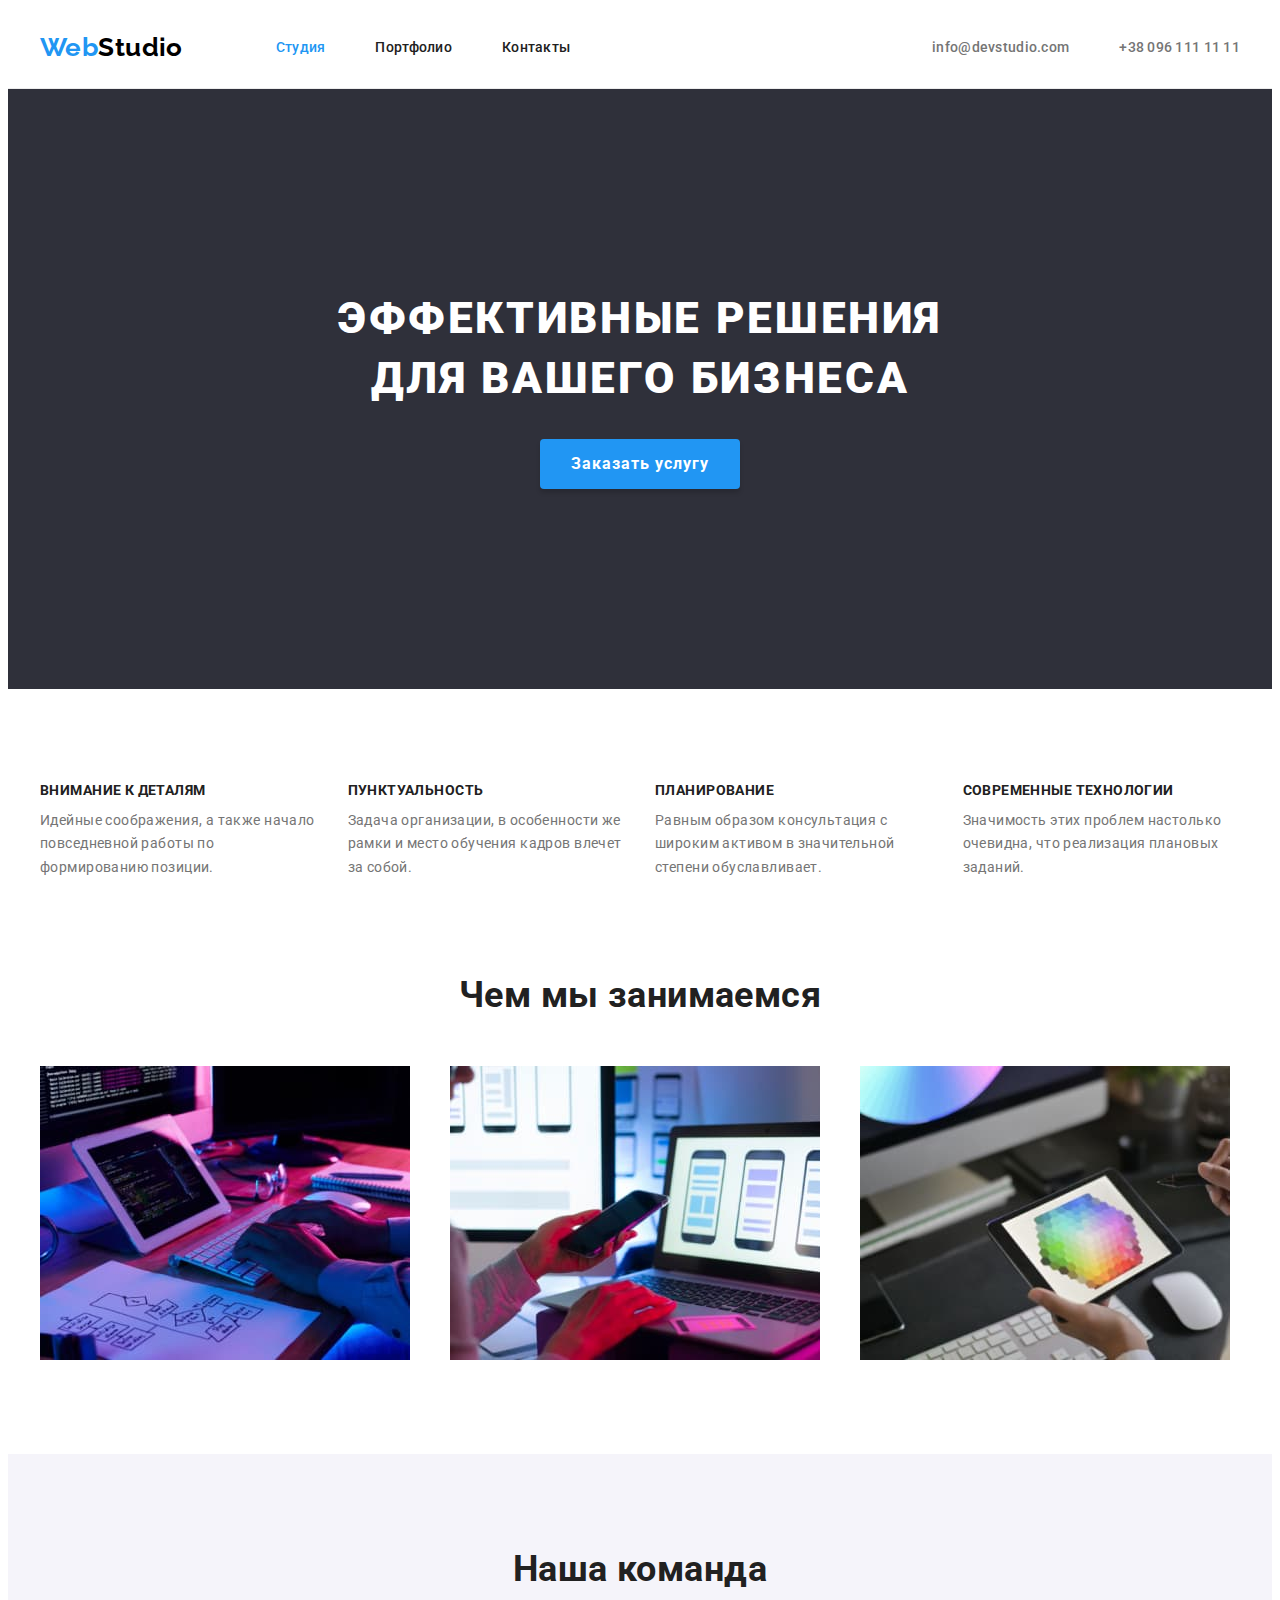
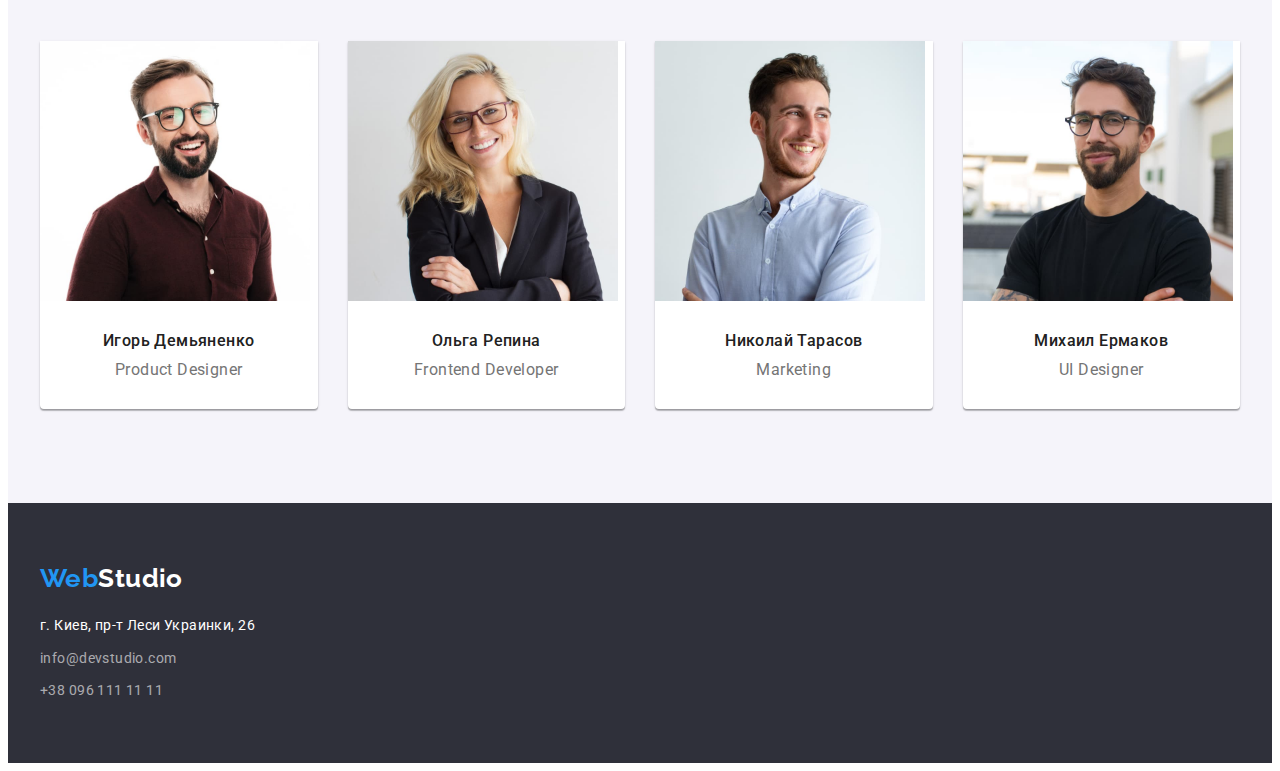
<file: index.html>
<!DOCTYPE html>
<html lang="ru">
<head>
  <meta charset="UTF-8">
  <meta http-equiv="X-UA-Compatible" content="IE=edge">
  <meta name="viewport" content="width=device-width, initial-scale=1.0">
  <title>Студия</title>
  <link rel="preconnect" href="https://fonts.googleapis.com">
  <link rel="preconnect" href="https://fonts.gstatic.com" crossorigin>
  <link href="https://fonts.googleapis.com/css2?family=Raleway:wght@700&family=Roboto:wght@400;500;700;900&display=swap"
    rel="stylesheet">
  <link rel="stylesheet" href="https://cdnjs.cloudflare.com/ajax/libs/modern-normalize/1.1.0/modern-normalize.min.css"
    integrity="sha512-wpPYUAdjBVSE4KJnH1VR1HeZfpl1ub8YT/NKx4PuQ5NmX2tKuGu6U/JRp5y+Y8XG2tV+wKQpNHVUX03MfMFn9Q=="
    crossorigin="anonymous" referrerpolicy="no-referrer" />
  <link rel="stylesheet" href="./css/styles.css">
</head>
<body>
  <!--header-->
  <header class="header">
    <div class="container header-container">
      <nav class="header-nav">
        <a class="link header-logo" href="./index.html">Web<span class="header-logo-studio">Studio</span></a>
        <ul class="list header-list">
          <li class="header-item">
              <a class="link header-link current" href="./index.html">Студия</a>
          </li>
          <li class="header-item">
              <a class="link header-link" href="./portfolio.html">Портфолио</a>
          </li>
          <li class="header-item">
              <a class="link header-link" href="">Контакты</a>
          </li>
        </ul>
      </nav>
        <ul class="list header-list-contact">
          <li class="header-item">
              <a class="link header-contact" href="mailto:info@devstudio.com">info@devstudio.com</a>
          </li>
          <li class="header-item">
              <a class="link header-contact" href="tel:+380961111111">+38 096 111 11 11</a>
          </li>
        </ul>
    </div>
  </header>
  <!--main part-->
  <main>
    <!--main block-->
    <section class="block">
      <div class="container">
        <h1 class="block-title">Эффективные решения для вашего бизнеса</h1>
        <button type="button" class="block-btn">Заказать услугу</button>
      </div>
    </section>
    <!--organizational qualities-->
    <section class="qualities section">
      <div class="container">
        <h2 class="qualities-title visually-hidden">Организационные качества</h2>
        <ul class="list qualities-list">
          <li class="qualities-item">
            <h3 class="qualities-item-title">Внимание к деталям</h3>
            <p class="qualities-item-text">Идейные соображения, а также начало повседневной работы по формированию позиции.</p>
          </li>
          <li class="qualities-item">
            <h3 class="qualities-item-title">Пунктуальность</h3>
            <p class="qualities-item-text">Задача организации, в особенности же рамки и место обучения кадров влечет за собой.</p>
          </li>
          <li class="qualities-item">
            <h3 class="qualities-item-title">Планирование</h3>
            <p class="qualities-item-text">Равным образом консультация с широким активом в значительной степени обуславливает.</p>
          </li>
          <li class="qualities-item">
            <h3 class="qualities-item-title">Современные технологии</h3>
            <p class="qualities-item-text">Значимость этих проблем настолько очевидна, что реализация плановых заданий.</p>
          </li>
        </ul>
      </div>
    </section>
    <!--what are we doing-->
    <section class="doing section">
      <div class="container">
        <h2 class="doing-title">Чем мы занимаемся</h2>
        <ul class="list doing-list">
          <li class="doing-item"><img src="images/box1.jpg" alt="разработка сайта" width="370" height="294"></li>
          <li class="doing-item"><img src="images/box2.jpg" alt="разработка приложения" width="370" height="294"></li>
          <li class="doing-item"><img src="images/box3.jpg" alt="разработка" width="370" height="294"></li>
        </ul>
      </div>
    </section>
    <!--our team-->
    <section class="team section">
      <div class="container">
        <h2 class="team-title">Наша команда</h2>
        <ul class="list team-list">
          <li class="team-item">
            <img src="images/igor_demyanenko.jpg" alt="Игорь Демьяненко" width="270" height="260">
            <h3 class="team-item-title">Игорь Демьяненко</h3>
            <p class="team-item-text" lang="en">Product Designer</p>
          </li>
          <li class="team-item">
            <img src="images/olga_repina.jpg" alt="Ольга Репина" width="270" height="260">
            <h3 class="team-item-title">Ольга Репина</h3>
            <p class="team-item-text" lang="en">Frontend Developer</p>
          </li>
          <li class="team-item">
            <img src="images/nikolay_tarasov.jpg" alt="Николай Тарасов" width="270" height="260">
            <h3 class="team-item-title">Николай Тарасов</h3>
            <p class="team-item-text" lang="en">Marketing</p>
          </li>
          <li class="team-item">
            <img src="images/mikhail_ermakov.jpg" alt="Михаил Ермаков" width="270" height="260">
            <h3 class="team-item-title">Михаил Ермаков</h3>
            <p class="team-item-text" lang="en">UI Designer</p>
          </li>
        </ul>
      </div>
    </section>
  </main>
  <!--contacts-->
  <footer class="footer">
    <div class="container">
      <a class="link footer-logo" href="/index.html">Web<span class="footer-logo-studio">Studio</span></a>
      <address>
        <ul class="list footer-list">
          <li class="footer-item">
            <a class="link footer-address" href="https://goo.gl/maps/2pTfy4zdi2ehrxN88" target="_blank" 
            rel="noreferrer noopener">г. Киев, пр-т Леси Украинки, 26</a>
          </li>
          <li class="footer-item">
            <a class="link footer-contact" href="mailto:info@devstudio.com">info@devstudio.com</a>
          </li>
          <li class="footer-item">
            <a class="link footer-contact" href="tel:+380961111111">+38 096 111 11 11</a>
          </li>
      </ul>
      </address>
    </div>
  </footer>

</body> 
</html>
</file>
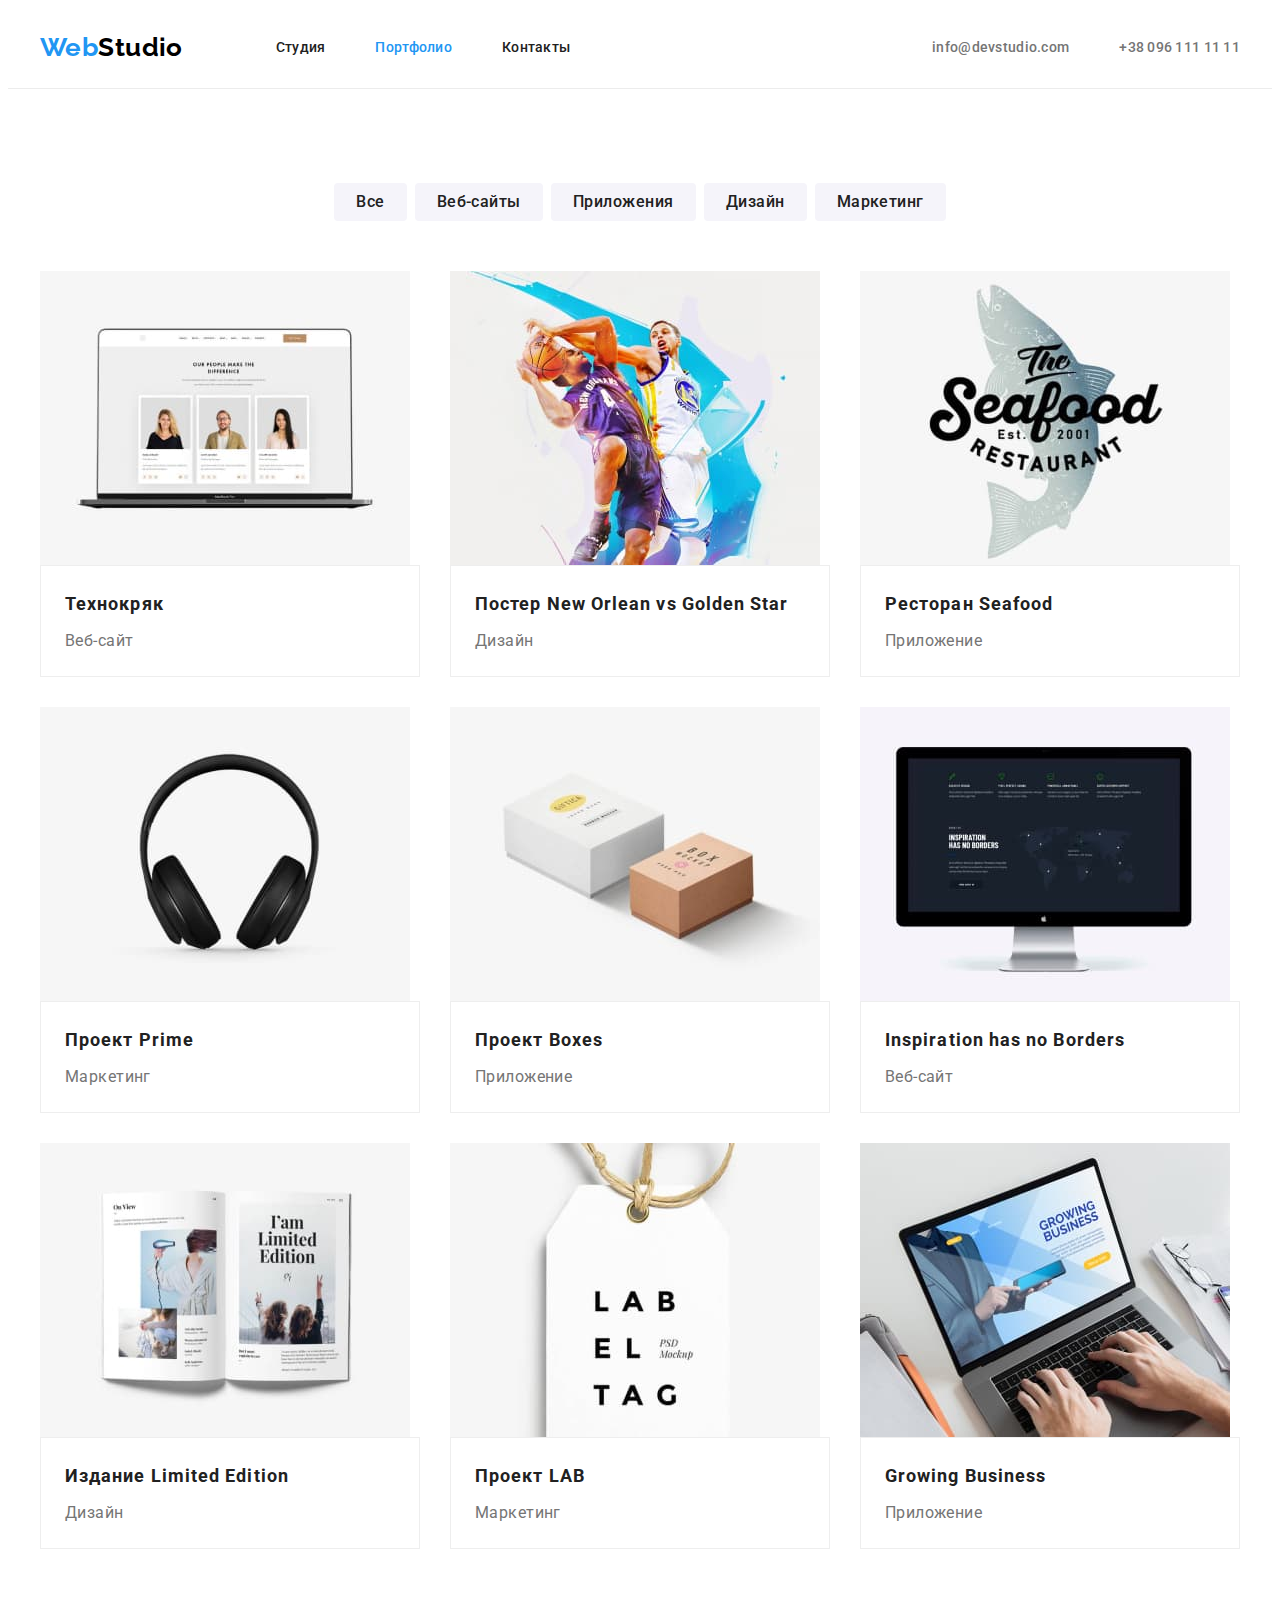
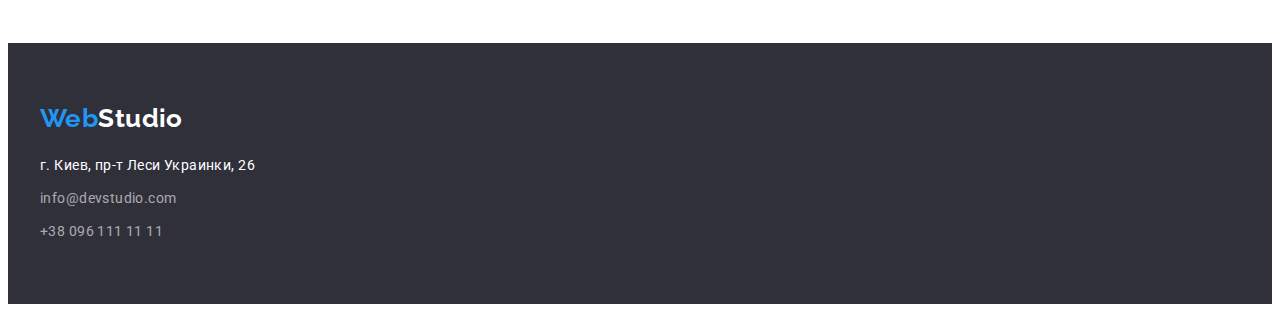
<file: portfolio.html>
<!DOCTYPE html>
<html lang="ru">
<head>
  <meta charset="UTF-8">
  <meta http-equiv="X-UA-Compatible" content="IE=edge">
  <meta name="viewport" content="width=device-width, initial-scale=1.0">
  <title>Портфолио</title>
  <link rel="preconnect" href="https://fonts.googleapis.com">
  <link rel="preconnect" href="https://fonts.gstatic.com" crossorigin>
  <link href="https://fonts.googleapis.com/css2?family=Raleway:wght@700&family=Roboto:wght@400;500;700;900&display=swap"
    rel="stylesheet">
  <link rel="stylesheet" href="https://cdnjs.cloudflare.com/ajax/libs/modern-normalize/1.1.0/modern-normalize.min.css"
    integrity="sha512-wpPYUAdjBVSE4KJnH1VR1HeZfpl1ub8YT/NKx4PuQ5NmX2tKuGu6U/JRp5y+Y8XG2tV+wKQpNHVUX03MfMFn9Q=="
    crossorigin="anonymous" referrerpolicy="no-referrer" />
  <link rel="stylesheet" href="./css/styles.css">
</head>
<body>
  <!--header-->
  <header class="header">
    <div class="container header-container">
      <nav class="header-nav">
            <a class="link header-logo" href="./index.html">Web<span class="header-logo-studio">Studio</span></a>
        <ul class="list header-list">
          <li class="header-item">
            <a class="link header-link" href="./index.html">Студия</a>
          </li>
          <li class="header-item">
            <a class="link header-link current" href="./portfolio.html">Портфолио</a>
          </li>
          <li class="header-item">
            <a class="link header-link" href="">Контакты</a>
          </li>
        </ul>
      </nav>
      <ul class="list header-list-contact">
        <li class="header-item">
          <a class="link header-contact" href="mailto:info@devstudio.com">info@devstudio.com</a>
        </li>
        <li class="header-item">
          <a class="link header-contact" href="tel:+380961111111">+38 096 111 11 11</a>
        </li>
      </ul>
    </div>
  </header>
  <!--main part-->
  <main>
    <section class="portfolio section">
      <div class="container">
        <h1 class="portfolio-title visually-hidden">Портфолио</h1>
        <ul class="list btn-list-portfolio">
          <li class="btn-item-portfolio"><button class="btn-portfolio" type="button">Все</button></li>
          <li class="btn-item-portfolio"><button class="btn-portfolio" type="button">Веб-сайты</button></li>
          <li class="btn-item-portfolio"><button class="btn-portfolio" type="button">Приложения</button></li>
          <li class="btn-item-portfolio"><button class="btn-portfolio" type="button">Дизайн</button></li>
          <li class="btn-item-portfolio"><button class="btn-portfolio" type="button">Маркетинг</button></li>
        </ul>

        <ul class="list portfolio-list">
          <li class="portfolio-item">
            <a class="link portfolio-link" href="">
              <img src="./images/portfolio/project-1.jpg" alt="ноутбук с программой" width="370" height="294">
              <div class="portfolio-item-title-and-text">
                <h2 class="portfolio-item-title">Технокряк</h2>
                <p class="portfolio-item-text">Веб-сайт</p>
              </div>
            </a>
          </li>

          <li class="portfolio-item">
            <a class="link portfolio-link" href="">
              <img src="./images/portfolio/project-2.jpg" alt="два баскетболиста" width="370" height="294">
              <div class="portfolio-item-title-and-text">
                <h2 class="portfolio-item-title">Постер New Orlean vs Golden Star</h2>
                <p class="portfolio-item-text">Дизайн</p>
              </div>
            </a>
          </li>

          <li class="portfolio-item">
            <a class="link portfolio-link" href="">
              <img src="./images/portfolio/project-3.jpg" alt="логотип ресторана" width="370" height="294">
              <div class="portfolio-item-title-and-text">
                <h2 class="portfolio-item-title">Ресторан Seafood</h2>
                <p class="portfolio-item-text">Приложение</p>
              </div>
            </a>
          </li>

          <li class="portfolio-item">
            <a class="link portfolio-link" href="">
              <img src="./images/portfolio/project-4.jpg" alt="наушники" width="370" height="294">
              <div class="portfolio-item-title-and-text">
                <h2 class="portfolio-item-title">Проект Prime</h2>
                <p class="portfolio-item-text">Маркетинг</p>
              </div>
            </a>
          </li>

          <li class="portfolio-item">
            <a class="link portfolio-link" href="">
              <img src="./images/portfolio/project-5.jpg" alt="две коробки" width="370" height="294">
              <div class="portfolio-item-title-and-text">
                <h2 class="portfolio-item-title">Проект Boxes</h2>
                <p class="portfolio-item-text">Приложение</p>
              </div>
            </a>
          </li>

          <li class="portfolio-item">
            <a class="link portfolio-link" href="">
              <img src="./images/portfolio/project-6.jpg" alt="монитор" width="370" height="294">
              <div class="portfolio-item-title-and-text">
                <h2 class="portfolio-item-title">Inspiration has no Borders</h2>
                <p class="portfolio-item-text">Веб-сайт</p>
              </div>
            </a>
          </li>

          <li class="portfolio-item">
            <a class="link portfolio-link" href="">
              <img src="./images/portfolio/project-7.jpg" alt="книга" width="370" height="294">
              <div class="portfolio-item-title-and-text">
                <h2 class="portfolio-item-title">Издание Limited Edition</h2>
                <p class="portfolio-item-text">Дизайн</p>
              </div>
            </a>
          </li>

          <li class="portfolio-item">
            <a class="link portfolio-link" href="">
              <img src="./images/portfolio/project-8.jpg" alt="медальон" width="370" height="294">
              <div class="portfolio-item-title-and-text">
                <h2 class="portfolio-item-title">Проект LAB</h2>
                <p class="portfolio-item-text">Маркетинг</p>
              </div>
            </a>
          </li>

          <li class="portfolio-item">
            <a class="link portfolio-link" href="">
              <img src="./images/portfolio/project-9.jpg" alt="печать на ноутбуке" width="370" height="294">
              <div class="portfolio-item-title-and-text">
                <h2 class="portfolio-item-title">Growing Business</h2>
                <p class="portfolio-item-text">Приложение</p>
              </div>
            </a>
          </li>
        </ul>
      </div>
    </section>

  </main>
  <!--contacts-->
  <footer class="footer">
    <div class="container">
      <a class="link footer-logo" href="/index.html">Web<span class="footer-logo-studio">Studio</span></a>
      <address>
        <ul class="list footer-list">
          <li class="footer-item">
            <a class="link footer-address" href="https://goo.gl/maps/2pTfy4zdi2ehrxN88" target="_blank"
              rel="noreferrer noopener">г. Киев, пр-т Леси Украинки, 26</a>
          </li>
          <li class="footer-item">
            <a class="link footer-contact" href="mailto:info@devstudio.com">info@devstudio.com</a>
          </li>
          <li class="footer-item">
            <a class="link footer-contact" href="tel:+380961111111">+38 096 111 11 11</a>
          </li>
        </ul>
      </address>
    </div>
  </footer>
  
</body>
</html>
</file>
<file: css/styles.css>
:root {
  --first-color: #2196f3;
  --second-color: #000000;
  --third-color: #212121;
  --fourth-color: #757575;
  --fifth-color: #ffffff;
  --sixth-color: rgba(255, 255, 255, 0.6);
  --seventh-color: #2f303a;
  --eighth-color: #188ce8;
  --ninth-color: #f5f4fa;
  --tenth-color: #ececec;
  --eleventh-color: rgba(0, 0, 0, 0.15);
  --twelfth-color: #eeeeee;
}
body {
  font-family: 'Roboto', sans-serif;
  color: var(--third-color);
  font-size: 14px;
  letter-spacing: 0.03em;
  background-color: var(--fifth-color);
}

p,
h1,
h2,
h3,
h4,
h5,
h6 {
  margin: 0;
}

ul {
  margin: 0;
  padding: 0;
}

img {
  display: block;
}

.list {
  list-style: none;
}

.link {
  text-decoration: none;
}

.visually-hidden {
  position: absolute;
  white-space: nowrap;
  width: 1px;
  height: 1px;
  overflow: hidden;
  border: 0;
  padding: 0;
  clip: rect(0 0 0 0);
  clip-path: inset(50%);
  margin: -1px;
}

.container {
  width: 1200px;
  padding-left: 15px;
  padding-right: 15px;
  margin: 0 auto;
  /* outline: 2px solid rgb(248, 6, 6); */
}

.section {
  padding-top: 94px;
  padding-bottom: 94px;
}

/* ----------------Header--------------------------- */

.header {
  padding-top: 24px;
  padding-bottom: 25px;

  border-bottom: 1px solid var(--tenth-color);
}

.header-container {
  display: flex;
  align-items: center;
}

.header-nav {
  display: flex;
  align-items: center;
}

.header-list {
  display: flex;
}

.header-list-contact {
  display: flex;
  margin-left: auto;
}

.header-item:not(:last-child) {
  margin-right: 50px;
}

.header-logo {
  font-family: Raleway;
  font-weight: 700;
  font-size: 26px;
  line-height: 1.19;
  color: var(--first-color);

  margin-right: 93px;
}

.header-logo-studio {
  color: var(--second-color);
}

.header-link {
  font-weight: 500;
  line-height: 1.14;
  letter-spacing: 0.02em;
  color: var(--third-color);

  padding: 32px 0;
}

.header-contact {
  font-weight: 500;
  line-height: 1.14;
  letter-spacing: 0.02em;
  color: var(--fourth-color);
}
.header-link:hover,
.header-link:focus,
.header-contact:hover,
.header-contact:focus {
  color: var(--first-color);
}

.current {
  color: var(--first-color);
}

/* ----------------Main part HTML------------------------------ */
/* ------------------main block------------------------ */
.block {
  padding-top: 200px;
  padding-bottom: 200px;
  background-color: var(--seventh-color);
  text-align: center;
}
.block-title {
  font-weight: 900;
  font-size: 44px;
  line-height: 1.36;
  letter-spacing: 0.06em;
  text-transform: uppercase;
  color: var(--fifth-color);

  margin-left: auto;
  margin-right: auto;
  margin-bottom: 30px;
  max-width: 696px;
}

.block-btn {
  font-family: inherit;
  font-style: normal;
  font-weight: 700;
  font-size: 16px;
  line-height: 1.88;
  align-items: center;
  text-align: center;
  letter-spacing: 0.06em;
  cursor: pointer;
  color: var(--fifth-color);
  background: var(--first-color);

  min-width: 200px;
  min-height: 50px;
  box-shadow: 0px 4px 4px var(--eleventh-color);
  border-radius: 4px;
  border: none;
}
.block-btn:hover,
.block-btn:focus {
  background-color: var(--eighth-color);
}
/* -------------organizational qualities---------------- */

.qualities-list {
  display: flex;
  flex-wrap: wrap;
  margin-right: -30px;
}

.qualities-item {
  flex-basis: calc(100% / 4 - 30px);
  margin-right: 30px;
}

.qualities-item-title {
  font-size: 14px;
  line-height: 1.14;
  text-transform: uppercase;

  margin-bottom: 10px;
}
.qualities-item-text {
  line-height: 1.71;
  color: var(--fourth-color);
}

/* ---------------what are we doing---------------------------- */

.doing {
  padding-top: 0px;
}

.doing-title {
  font-size: 36px;
  line-height: 1.17;
  text-align: center;

  margin-bottom: 50px;
}

.doing-list {
  display: flex;
  flex-wrap: wrap;
  margin-right: -30px;
}

.doing-item {
  flex-basis: calc(100% / 3 - 30px);
  margin-right: 30px;
}

/* -------------------our team---------------------------- */

.team {
  background: var(--ninth-color);
  text-align: center;
}

.team-title {
  font-size: 36px;
  line-height: 1.17;

  margin-bottom: 50px;
}

.team-list {
  display: flex;
  flex-wrap: wrap;
  margin-right: -30px;
}

.team-item {
  flex-basis: calc(100% / 4 - 30px);
  margin-right: 30px;

  background: #ffffff;
  box-shadow: 0px 1px 3px rgba(0, 0, 0, 0.12), 0px 1px 1px rgba(0, 0, 0, 0.14),
    0px 2px 1px rgba(0, 0, 0, 0.2);
  border-radius: 0px 0px 4px 4px;
}

.team-item > img {
  margin-bottom: 30px;
}

.team-item-title {
  font-weight: 500;
  font-size: 16px;
  line-height: 1.19;

  margin-bottom: 10px;
}
.team-item-text {
  font-size: 16px;
  line-height: 1.19;
  color: var(--fourth-color);

  margin-bottom: 30px;
}

/* --------------------Contacts-------------------------- */
.footer {
  background-color: var(--seventh-color);

  padding-top: 60px;
  padding-bottom: 60px;
}
.footer-logo {
  font-family: Raleway;
  font-weight: 700;
  font-size: 26px;
  line-height: 1.19;
  color: var(--first-color);

  display: inline-block;
  margin-bottom: 20px;
}

.footer-logo-studio {
  color: var(--fifth-color);
}

.footer-item:not(:last-child) {
  margin-bottom: 9px;
}

.footer-address {
  font-style: normal;
  font-weight: 400;
  line-height: 1.71;
  color: var(--fifth-color);
}

.footer-contact {
  font-style: normal;
  font-weight: 400;
  line-height: 1.71;
  color: var(--sixth-color);
}

.footer-address:hover,
.footer-address:focus,
.footer-contact:hover,
.footer-contact:focus {
  color: var(--first-color);
}

/* ----------------Main part portfolio------------------------------ */

.btn-list-portfolio {
  display: flex;
  margin-bottom: 50px;
  justify-content: center;
}

.btn-item-portfolio:not(:last-child) {
  margin-right: 8px;
}

.btn-portfolio {
  font-family: inherit;
  font-style: normal;
  font-weight: 500;
  font-size: 16px;
  line-height: 1.63;
  text-align: center;
  letter-spacing: 0.03em;
  cursor: pointer;
  color: var(--third-color);
  padding: 6px 22px;
  background: var(--ninth-color);
  border-radius: 4px;
  border: 0;
}
.btn-portfolio:hover,
.btn-portfolio:focus {
  color: var(--fifth-color);
  background-color: var(--first-color);
  box-shadow: 0px 3px 1px rgba(0, 0, 0, 0.1), 0px 1px 2px rgba(0, 0, 0, 0.08),
    0px 2px 2px rgba(0, 0, 0, 0.12);
}

.portfolio-list {
  display: flex;
  flex-wrap: wrap;
  margin-right: -30px;
  margin-bottom: -30px;
}

.portfolio-item {
  flex-basis: calc(100% / 3 - 30px);
  margin-right: 30px;
  margin-bottom: 30px;
}

.portfolio-item-title {
  font-weight: 700;
  font-size: 18px;
  line-height: 2;
  letter-spacing: 0.06em;
  color: var(--third-color);

  margin-bottom: 4px;
}
.portfolio-item-text {
  font-size: 16px;
  line-height: 1.88;
  color: var(--fourth-color);
}

.portfolio-item-title-and-text {
  padding: 20px 24px;
  border: 1px solid var(--twelfth-color);
}
</file>
